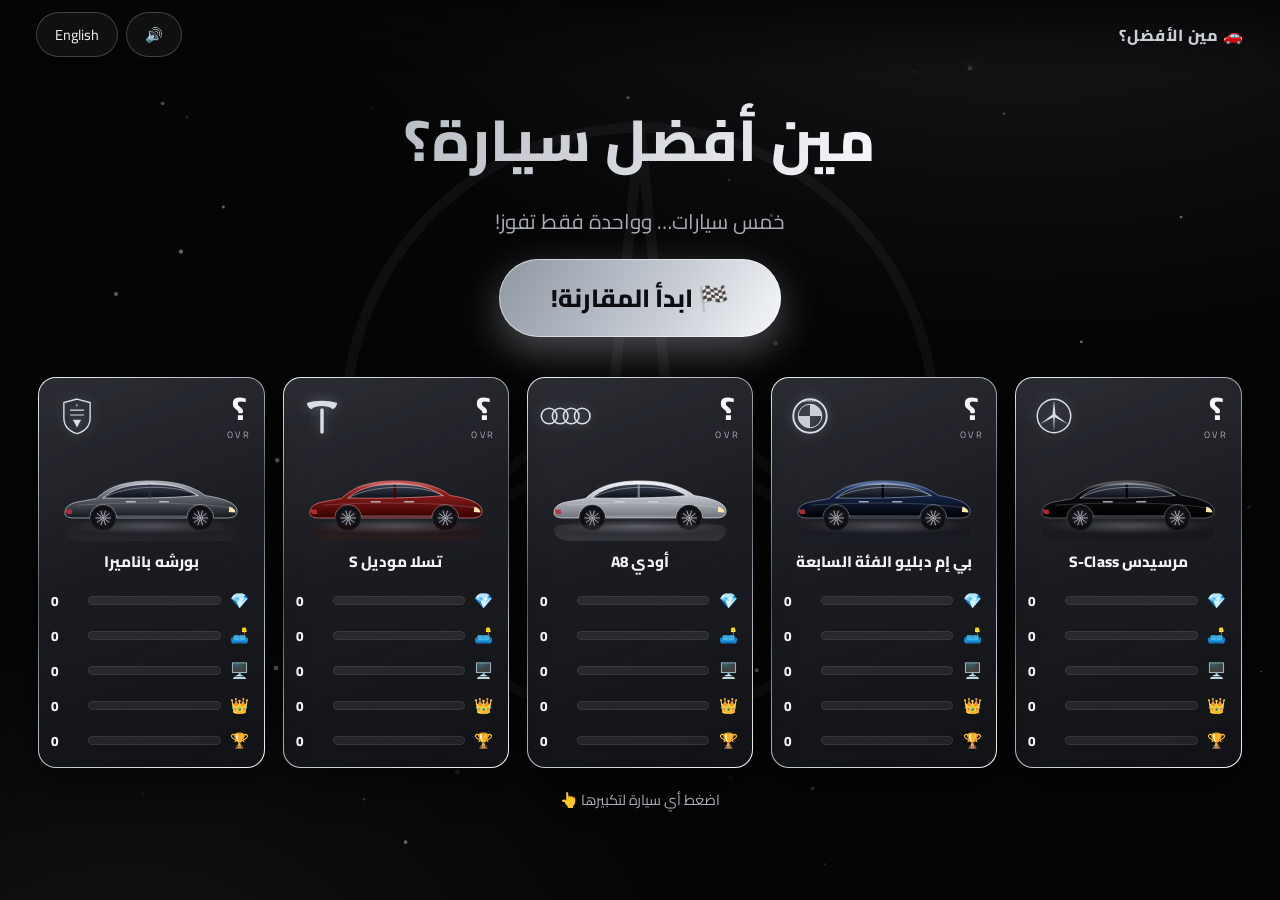
<file: index.html>
<!DOCTYPE html>
<html lang="ar" dir="rtl">
<head>
  <meta charset="UTF-8" />
  <meta name="viewport" content="width=device-width, initial-scale=1.0" />
  <title>مين أفضل سيارة؟ | Who's the Best Car?</title>
  <meta name="description" content="مقارنة سهلة وممتعة بين خمس سيارات — اضغط زرًا واحدًا واعرف مَن الأفضل! A fun one-tap comparison of five cars." />
  <link rel="preconnect" href="https://fonts.googleapis.com" />
  <link rel="preconnect" href="https://fonts.gstatic.com" crossorigin />
  <link href="https://fonts.googleapis.com/css2?family=Cairo:wght@400;700;800&display=swap" rel="stylesheet" />
  <link rel="stylesheet" href="css/style.css" />
  <link rel="icon" href="data:image/svg+xml,<svg xmlns='http://www.w3.org/2000/svg' viewBox='0 0 100 100'><text y='80' font-size='80'>👑</text></svg>" />
</head>
<body>

  <!-- Ambient chrome particles -->
  <canvas id="particles" aria-hidden="true"></canvas>

  <!-- Loading screen -->
  <div id="loader" aria-hidden="true">
    <div class="loader-inner">
      <div class="loader-ring"></div>
      <div class="loader-text" data-i18n="loading">لحظة… نجهّز السيارات 🚗</div>
    </div>
  </div>

  <!-- Top bar -->
  <header class="topbar">
    <div class="brand" data-i18n="brand">🚗 مين الأفضل؟</div>
    <div class="topbar-actions">
      <button id="sound-btn" class="chip-btn" aria-label="Sound on/off">🔊</button>
      <button id="lang-btn" class="chip-btn" data-i18n="langButton">English</button>
    </div>
  </header>

  <!-- One compact screen -->
  <main class="kid-main">
    <div class="hero-star" aria-hidden="true">
      <svg viewBox="0 0 100 100" xmlns="http://www.w3.org/2000/svg">
        <circle cx="50" cy="50" r="46" fill="none" stroke="#cfd4dc" stroke-width="1.6"/>
        <path fill="none" stroke="#cfd4dc" stroke-width="1.6" stroke-linejoin="round"
              d="M50 4 L54 44 L89.8 73 L55 52.5 L50 96 L45 52.5 L10.2 73 L46 44 Z"/>
      </svg>
    </div>

    <h1 class="gold-text" data-i18n="heroTitle">مين أفضل سيارة؟</h1>

    <div id="intro" class="intro">
      <p class="hero-sub" data-i18n="heroSubtitle">خمس سيارات… وواحدة فقط تفوز!</p>
      <button id="compare-btn" class="compare-btn" data-i18n="compareBtn">🏁 ابدأ المقارنة!</button>
    </div>

    <div id="champion-block" class="champion-block">
      <h2 class="gold-text" data-i18n="championTitle">مرسيدس هي الأفضل! 👑</h2>
      <p data-i18n="championSubtitle">جمعت أعلى النقاط وفازت بالتاج!</p>
      <button id="replay-btn" class="replay-btn" data-i18n="replay">🔁 العب من جديد</button>
    </div>

    <div id="fifa-grid" class="fifa-grid"></div>

    <p class="tap-hint" data-i18n="tapHint">اضغط أي سيارة لتكبيرها 👆</p>
  </main>

  <!-- Confetti overlay -->
  <canvas id="confetti" aria-hidden="true"></canvas>

  <!-- Car popup: big photo + scores -->
  <div id="modal-backdrop" class="modal-backdrop" role="dialog" aria-modal="true">
    <div class="modal">
      <button id="modal-close" class="modal-close" aria-label="Close">✕</button>
      <div id="modal-content"></div>
    </div>
  </div>

  <script src="js/data.js"></script>
  <script src="js/visuals.js"></script>
  <script src="js/images.js"></script>
  <script src="js/app.js"></script>
</body>
</html>
</file>
<file: css/style.css>
/* =========================================================
   Who's the Best Car? — Stylesheet
   Mercedes-inspired Black & Chrome · one compact screen
   (Gold is reserved for the winner's coronation)
   ========================================================= */

:root {
  --bg: #050506;
  --chrome: #c9ced6;
  --chrome-light: #f4f6f9;
  --chrome-deep: #78808b;
  --ink: #f2f4f6;
  --muted: #a7acb5;
  --glass: rgba(255, 255, 255, 0.05);
  --glass-border: rgba(206, 212, 221, 0.25);
  --gold: #d4af37;
  --gold-light: #f6dc8d;
  --font-ui: "Cairo", "Segoe UI", Tahoma, sans-serif;
  --ease: cubic-bezier(0.22, 1, 0.36, 1);
}

* { margin: 0; padding: 0; box-sizing: border-box; }

html { scroll-behavior: smooth; }

body {
  background:
    radial-gradient(1200px 700px at 80% -10%, rgba(206, 212, 221, 0.10), transparent 60%),
    radial-gradient(900px 600px at 10% 110%, rgba(206, 212, 221, 0.07), transparent 60%),
    var(--bg);
  color: var(--ink);
  font-family: var(--font-ui);
  overflow-x: hidden;
  min-height: 100vh;
}

::selection { background: rgba(206, 212, 221, 0.35); }

h1, h2, h3 { font-weight: 800; letter-spacing: 0.01em; }
img, svg { max-width: 100%; display: block; }
button { font: inherit; cursor: pointer; border: none; background: none; color: inherit; }

.gold-text {
  background: linear-gradient(100deg, #8b929c 0%, var(--chrome-light) 35%, var(--chrome) 55%, #ffffff 75%, #9aa1ab 100%);
  background-size: 200% auto;
  -webkit-background-clip: text;
  background-clip: text;
  color: transparent;
  animation: shimmer 6s linear infinite;
}
@keyframes shimmer { to { background-position: 200% center; } }

/* ---------- Background layers ---------- */
#particles { position: fixed; inset: 0; z-index: 0; pointer-events: none; }
#confetti { position: fixed; inset: 0; z-index: 60; pointer-events: none; }

.hero-star {
  position: absolute; inset: 0;
  display: grid; place-items: center;
  pointer-events: none; z-index: -1;
}
.hero-star svg {
  width: min(80vmin, 640px); height: min(80vmin, 640px);
  opacity: 0.05;
  animation: starSpin 90s linear infinite;
}
@keyframes starSpin { to { transform: rotate(360deg); } }

/* ---------- Loading screen ---------- */
#loader {
  position: fixed; inset: 0; z-index: 100;
  display: grid; place-items: center;
  background: var(--bg);
  transition: opacity 0.7s var(--ease), visibility 0.7s;
}
#loader.hidden { opacity: 0; visibility: hidden; }
.loader-inner { text-align: center; }
.loader-ring {
  width: 84px; height: 84px; margin: 0 auto 22px;
  border-radius: 50%;
  border: 2px solid rgba(206, 212, 221, 0.18);
  border-top-color: var(--chrome);
  animation: spin 1.1s linear infinite;
  position: relative;
}
.loader-ring::after {
  content: "🚗";
  position: absolute; inset: 0;
  display: grid; place-items: center;
  font-size: 1.6rem;
  animation: spin 1.1s linear infinite reverse;
}
@keyframes spin { to { transform: rotate(360deg); } }
.loader-text { color: var(--muted); letter-spacing: 0.1em; font-size: 1rem; }

/* ---------- Top bar ---------- */
.topbar {
  position: fixed; top: 0; inset-inline: 0; z-index: 50;
  display: flex; align-items: center; justify-content: space-between;
  padding: 12px clamp(14px, 3vw, 36px);
  background: linear-gradient(to bottom, rgba(5, 5, 6, 0.9), transparent);
  backdrop-filter: blur(6px);
  -webkit-backdrop-filter: blur(6px);
}
.topbar .brand { font-size: 1rem; font-weight: 800; color: var(--chrome); letter-spacing: 0.06em; }
.topbar-actions { display: flex; gap: 8px; }
.chip-btn {
  padding: 8px 18px; border-radius: 999px;
  border: 1px solid var(--glass-border);
  background: var(--glass);
  backdrop-filter: blur(14px);
  -webkit-backdrop-filter: blur(14px);
  color: var(--ink); font-size: 0.9rem;
  transition: all 0.35s var(--ease);
}
.chip-btn:hover {
  background: rgba(206, 212, 221, 0.16);
  border-color: var(--chrome);
  transform: translateY(-2px);
}

/* ---------- Main: one compact screen ---------- */
.kid-main {
  position: relative; z-index: 1;
  max-width: 1500px;
  margin: 0 auto;
  padding: 86px clamp(12px, 3vw, 40px) 30px;
  text-align: center;
}
.kid-main h1 {
  font-size: clamp(2rem, 5.2vw, 3.6rem);
  animation: riseIn 0.9s var(--ease) 0.15s both;
}
@keyframes riseIn {
  from { opacity: 0; transform: translateY(28px); }
  to { opacity: 1; transform: none; }
}

.intro { animation: riseIn 0.9s var(--ease) 0.3s both; }
.hero-sub {
  margin-top: 8px; color: var(--muted);
  font-size: clamp(1rem, 2.4vw, 1.3rem);
}
body.won .intro { display: none; }

.compare-btn {
  margin-top: 18px;
  position: relative;
  padding: 16px 52px;
  font-size: clamp(1.2rem, 2.6vw, 1.55rem);
  font-weight: 800;
  color: #0b0d10;
  background: linear-gradient(120deg, #8f97a2, var(--chrome) 30%, #f8fafc 50%, var(--chrome) 70%, #8f97a2);
  background-size: 220% auto;
  border-radius: 999px;
  box-shadow: 0 0 0 1px rgba(255, 255, 255, 0.5) inset, 0 14px 40px rgba(206, 212, 221, 0.35);
  transition: transform 0.4s var(--ease), box-shadow 0.4s var(--ease), background-position 0.6s;
  animation: btnPulse 2.6s ease-in-out 1s infinite;
  overflow: hidden;
}
.compare-btn:hover:not(:disabled) {
  transform: translateY(-3px) scale(1.04);
  background-position: 100% center;
}
.compare-btn:disabled { opacity: 0.6; cursor: default; animation: none; }
.compare-btn::after {
  content: ""; position: absolute; inset: 0;
  background: linear-gradient(110deg, transparent 30%, rgba(255, 255, 255, 0.55) 50%, transparent 70%);
  transform: translateX(-120%);
  animation: sheen 3s ease 1.6s infinite;
}
html[dir="rtl"] .compare-btn::after { animation-name: sheenRtl; }
@keyframes sheen { 10% { transform: translateX(-120%); } 45%, 100% { transform: translateX(120%); } }
@keyframes sheenRtl { 10% { transform: translateX(120%); } 45%, 100% { transform: translateX(-120%); } }
@keyframes btnPulse {
  0%, 100% { box-shadow: 0 0 0 1px rgba(255,255,255,.5) inset, 0 14px 40px rgba(206,212,221,.35); }
  50% { box-shadow: 0 0 0 1px rgba(255,255,255,.5) inset, 0 14px 60px rgba(206,212,221,.6); }
}

/* ---------- Champion banner (replaces the intro when won) ---------- */
.champion-block {
  display: none;
  animation: riseIn 0.8s var(--ease) both;
}
body.won .champion-block { display: block; }
.champion-block h2 { font-size: clamp(1.7rem, 4.6vw, 3rem); }
.champion-block p { color: var(--muted); margin-top: 6px; font-size: clamp(0.95rem, 2.2vw, 1.2rem); }
.replay-btn {
  margin-top: 14px;
  padding: 12px 36px; border-radius: 999px;
  border: 1px solid var(--gold);
  background: rgba(212, 175, 55, 0.12);
  color: var(--gold-light); font-size: 1.05rem; font-weight: 700;
  transition: all 0.4s var(--ease);
}
.replay-btn:hover {
  background: rgba(212, 175, 55, 0.24);
  transform: translateY(-2px);
  box-shadow: 0 12px 34px rgba(212, 175, 55, 0.3);
}

.tap-hint {
  margin-top: 18px; color: var(--muted); font-size: 0.9rem;
  animation: riseIn 0.9s var(--ease) 0.6s both;
}

/* ---------- The five car cards ---------- */
.fifa-grid {
  display: grid;
  grid-template-columns: repeat(5, 1fr);
  gap: 18px;
  margin-top: 40px; /* room for the crown */
}
.fifa-card {
  position: relative;
  border-radius: 18px;
  padding: 14px 12px 12px;
  border: 1.5px solid transparent;
  background:
    linear-gradient(165deg, rgba(34, 37, 43, 0.96), rgba(12, 13, 16, 0.98)) padding-box,
    linear-gradient(155deg, #f4f6f9, #565c66 45%, #aab2bd 70%, #f4f6f9) border-box;
  box-shadow: 0 14px 36px rgba(0, 0, 0, 0.55);
  cursor: pointer;
  animation: cardDeal 0.55s var(--ease) both;
  transition: box-shadow 0.4s var(--ease);
}
.fifa-card:hover { box-shadow: 0 20px 50px rgba(0, 0, 0, 0.7), 0 0 26px rgba(206, 212, 221, 0.12); }
@keyframes cardDeal {
  from { opacity: 0; transform: translateY(30px) scale(0.94); }
  to { opacity: 1; transform: none; }
}

.fifa-top { display: flex; align-items: center; justify-content: space-between; gap: 8px; }
.fifa-ovr { text-align: center; line-height: 1; }
.fifa-ovr .num {
  display: block; font-size: 2rem; font-weight: 800;
  color: var(--chrome-light); font-variant-numeric: tabular-nums;
}
.fifa-ovr .lbl { font-size: 0.58rem; letter-spacing: 0.28em; color: var(--muted); }

.emblem { display: inline-flex; width: 52px; height: 38px; align-items: center; justify-content: center; }
.emblem svg { width: 100%; height: 100%; filter: drop-shadow(0 0 6px rgba(206, 212, 221, 0.35)); }
.emblem img.brand-logo {
  max-height: 38px; max-width: 100%; width: auto; object-fit: contain;
  background: rgba(248, 250, 252, 0.94);
  padding: 4px 8px; border-radius: 8px;
  box-shadow: 0 2px 10px rgba(0, 0, 0, 0.4);
}

.car-media { position: relative; margin: 10px auto 4px; }
.car-media img.car-photo {
  width: 100%; aspect-ratio: 16 / 9; object-fit: cover;
  border-radius: 12px;
  border: 1px solid rgba(255, 255, 255, 0.12);
  box-shadow: 0 12px 30px rgba(0, 0, 0, 0.55);
  background: #101216;
  transition: transform 0.5s var(--ease);
}
.fifa-card:hover .car-media img.car-photo { transform: scale(1.04); }

.fifa-card h3 { font-size: 0.95rem; margin-top: 6px; }

.fifa-stats { display: grid; gap: 6px; margin-top: 10px; }
.fstat {
  display: grid; grid-template-columns: 24px 1fr 30px;
  align-items: center; gap: 7px; font-size: 0.85rem;
}
.fstat .fs-icon { font-size: 0.95rem; }
.bar-track {
  height: 9px; border-radius: 999px;
  background: rgba(255, 255, 255, 0.07);
  border: 1px solid rgba(255, 255, 255, 0.08);
  overflow: hidden;
}
.bar-fill {
  height: 100%; width: 0; border-radius: 999px;
  background: linear-gradient(90deg, #9aa1ab, #f4f6f9);
  box-shadow: 0 0 8px rgba(206, 212, 221, 0.35);
  transition: width 0.7s var(--ease);
}
html[dir="rtl"] .bar-fill { background: linear-gradient(-90deg, #9aa1ab, #f4f6f9); }
.fifa-card.champ .bar-fill {
  background: linear-gradient(90deg, #b8912e, #f6dc8d);
  box-shadow: 0 0 10px rgba(212, 175, 55, 0.5);
}
html[dir="rtl"] .fifa-card.champ .bar-fill { background: linear-gradient(-90deg, #b8912e, #f6dc8d); }
.fstat .fs-val {
  font-weight: 800; color: var(--chrome-light); text-align: end;
  font-variant-numeric: tabular-nums;
}

/* rank medal badge */
.rank-badge {
  position: absolute; top: -14px; inset-inline-start: -8px;
  min-width: 44px; height: 44px; padding: 0 6px; border-radius: 50%;
  display: grid; place-items: center;
  font-size: 1.35rem; font-weight: 800; color: #0b0d10;
  background: linear-gradient(150deg, #f8fafc, #9aa1ab);
  box-shadow: 0 8px 20px rgba(0, 0, 0, 0.55);
  transform: scale(0);
  transition: transform 0.5s cubic-bezier(0.34, 1.56, 0.64, 1);
  z-index: 3;
}
.fifa-grid.ranked .rank-badge { transform: scale(1); }

/* winner card: gold frame + crown */
.fifa-card.champ {
  background:
    linear-gradient(165deg, rgba(44, 38, 22, 0.97), rgba(14, 12, 6, 0.98)) padding-box,
    linear-gradient(155deg, #f6dc8d, #8a6d1d 45%, #d4af37 70%, #f6dc8d) border-box;
  box-shadow: 0 18px 50px rgba(0, 0, 0, 0.65), 0 0 40px rgba(212, 175, 55, 0.30);
}
.fifa-card.champ .rank-badge {
  background: linear-gradient(150deg, #f6dc8d, #d4af37);
  box-shadow: 0 8px 22px rgba(212, 175, 55, 0.5);
}
.fifa-card.champ .fifa-ovr .num { color: var(--gold-light); }
.crown-mini {
  position: absolute; top: -44px; left: 50%;
  transform: translateX(-50%) translateY(-30px) rotate(-14deg);
  font-size: 2.4rem; opacity: 0; z-index: 4;
  filter: drop-shadow(0 6px 16px rgba(212, 175, 55, 0.85));
  transition: all 0.8s cubic-bezier(0.34, 1.56, 0.64, 1) 0.3s;
  pointer-events: none;
}
.fifa-card.champ .crown-mini { opacity: 1; transform: translateX(-50%) rotate(0); }

/* ---------- Car popup ---------- */
.modal-backdrop {
  position: fixed; inset: 0; z-index: 80;
  background: rgba(2, 2, 3, 0.74);
  backdrop-filter: blur(10px);
  -webkit-backdrop-filter: blur(10px);
  display: grid; place-items: center;
  padding: 18px;
  opacity: 0; visibility: hidden;
  transition: opacity 0.4s var(--ease), visibility 0.4s;
}
.modal-backdrop.open { opacity: 1; visibility: visible; }
.modal {
  width: min(680px, 100%);
  max-height: 92vh; overflow-y: auto;
  border-radius: 24px;
  border: 1px solid var(--glass-border);
  background: linear-gradient(165deg, rgba(30, 32, 38, 0.95), rgba(8, 8, 10, 0.97));
  box-shadow: 0 24px 60px rgba(0, 0, 0, 0.65);
  padding: clamp(18px, 3.5vw, 34px);
  transform: translateY(30px) scale(0.96);
  transition: transform 0.45s var(--ease);
}
.modal-backdrop.open .modal { transform: none; }
.modal-close {
  position: sticky; top: 0; float: inline-end;
  width: 40px; height: 40px; border-radius: 50%;
  border: 1px solid var(--glass-border);
  background: var(--glass); color: var(--ink);
  font-size: 1.05rem; z-index: 2;
  transition: all 0.3s;
}
.modal-close:hover { border-color: var(--chrome); transform: rotate(90deg); }

.modal-hero { text-align: center; }
.modal-hero .emblem { width: 76px; height: 52px; margin: 0 auto; }
.modal-hero .emblem img.brand-logo { max-height: 48px; }
.modal-hero .car-media { width: min(100%, 520px); margin: 10px auto 0; }
.modal-hero h2 { font-size: clamp(1.4rem, 3.6vw, 2.1rem); margin-top: 8px; }
.modal-ovr { margin-top: 6px; color: var(--muted); font-size: 0.95rem; letter-spacing: 0.15em; }
.modal-ovr span { font-size: 1.9rem; font-weight: 800; color: var(--chrome-light); letter-spacing: 0; }

.modal-stats { display: grid; gap: 11px; margin-top: 22px; }
.mstat {
  display: grid; grid-template-columns: 30px 88px 1fr 36px;
  align-items: center; gap: 10px; font-size: 0.95rem;
}
.mstat .ms-icon { font-size: 1.2rem; }
.mstat .ms-name { color: var(--muted); }
.mstat .bar-track { height: 12px; }
.mstat .ms-val { color: var(--chrome-light); text-align: end; font-variant-numeric: tabular-nums; }

/* ---------- Responsive: stays short ---------- */
@media (max-width: 1080px) {
  .fifa-grid { grid-template-columns: repeat(3, 1fr); }
}
@media (max-width: 680px) {
  .fifa-grid { grid-template-columns: repeat(2, 1fr); gap: 14px; }
  .kid-main { padding-top: 76px; }
  .fifa-card h3 { font-size: 0.85rem; }
  .fstat { grid-template-columns: 20px 1fr 26px; font-size: 0.78rem; }
  .mstat { grid-template-columns: 26px 74px 1fr 32px; font-size: 0.85rem; }
  .topbar .brand { font-size: 0.85rem; }
}

@media (prefers-reduced-motion: reduce) {
  *, *::before, *::after {
    animation-duration: 0.01ms !important;
    animation-iteration-count: 1 !important;
    transition-duration: 0.15s !important;
  }
}
</file>
